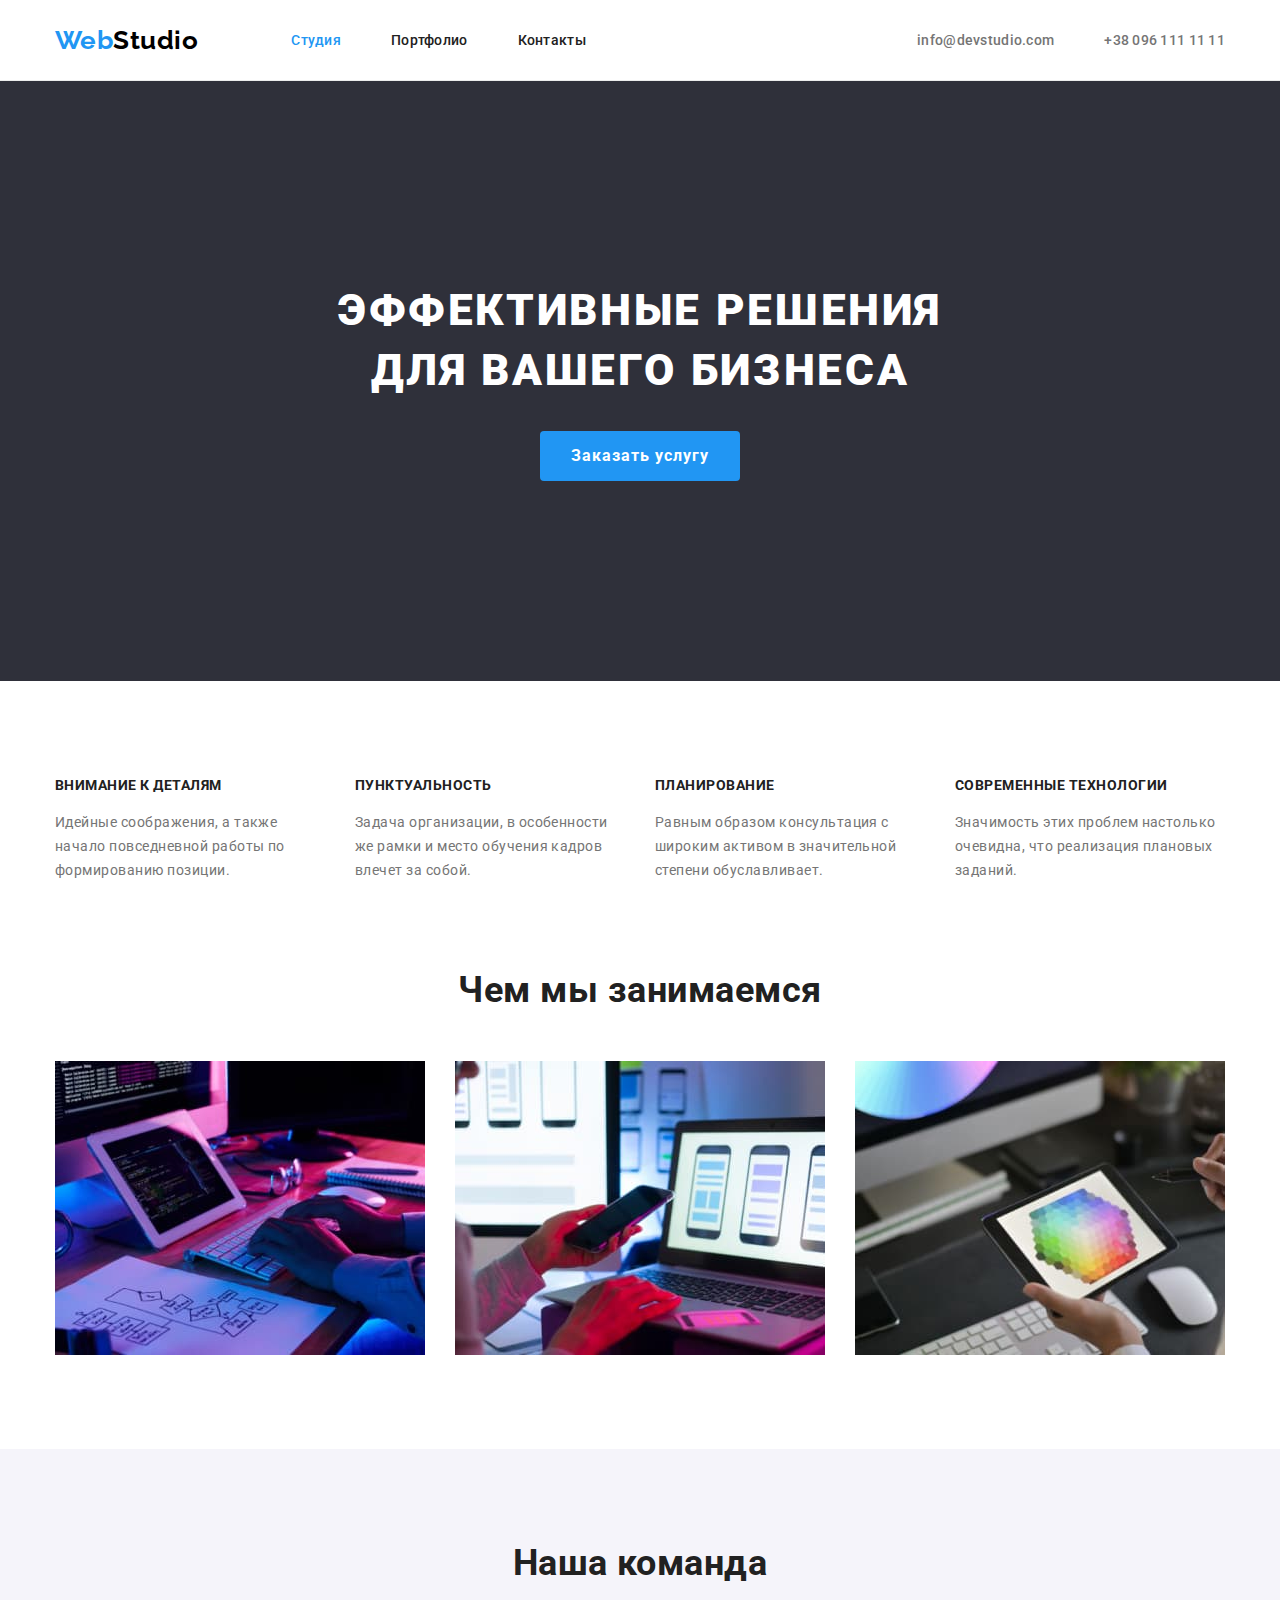
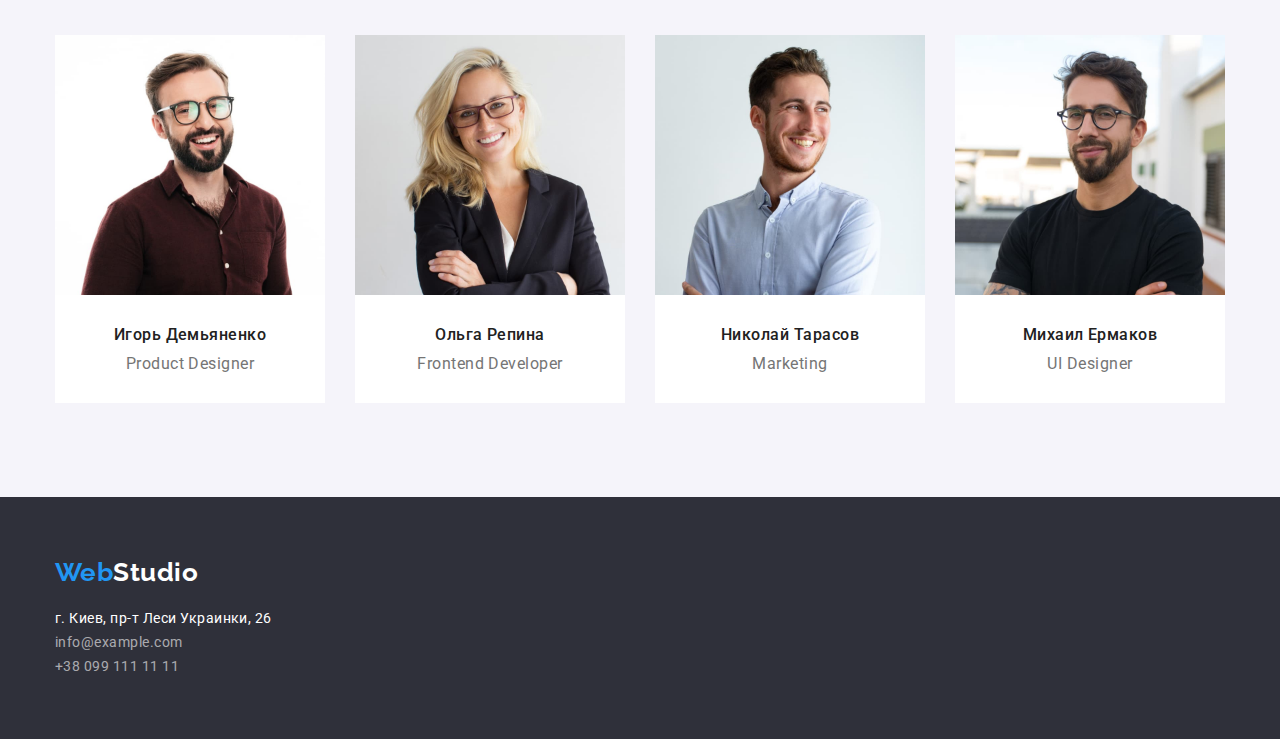
<file: index.html>
<!DOCTYPE html>
<html lang="ru">
  <head>
    <meta charset="UTF-8" />
    <meta http-equiv="X-UA-Compatible" content="IE=edge" />
    <meta name="viewport" content="width=device-width, initial-scale=1.0" />
    <meta
      name="description"
      content="Веб студия Разработка сайтов под ключ Digital агенство Сайты для бизнеса"
    />
    <meta name="keywords" content="продвижение, реклама, дизайн" />
    <title>WebStudio</title>

    <link rel="preconnect" href="https://fonts.gstatic.com" />
    <link
      href="https://fonts.googleapis.com/css2?family=Raleway:wght@700&family=Roboto:wght@400;500;700;900&display=swap"
      rel="stylesheet"
    />

    <link
      rel="stylesheet"
      href="https://cdnjs.cloudflare.com/ajax/libs/modern-normalize/1.0.0/modern-normalize.min.css"
    />

    <link rel="stylesheet" href="./css/styles.css" />
  </head>

  <body>
    <header class="hat">
      <div class="container">
        <a href="index.html" class="logo" lang="en" title="WebStudio">
          <span class="accent">Web</span>Studio</a
        >

        <nav class="menu">
          <ul class="menu-list">
            <li class="menu-item">
              <a href="#" class="menu-link current">Студия</a>
            </li>

            <li class="menu-item">
              <a href="portfolio.html" class="menu-link">Портфолио</a>
            </li>

            <li class="menu-item">
              <a href="#" class="menu-link">Контакты</a>
            </li>
          </ul>
        </nav>

        <div class="top-contacts">
          <ul class="top-contacts-list">
            <li class="top-contacts-item">
              <a href="mailto:info@devstudio.com" class="top-contacts-link mail"
                >info@devstudio.com
              </a>
            </li>

            <li class="top-contacts-item">
              <a href="tel:+380961111111" class="top-contacts-link phone"
                >+38 096 111 11 11
              </a>
            </li>
          </ul>
        </div>
      </div>
    </header>

    <main>
      <section class="hero">
        <div class="container">
          <h1 class="hero-title">Эффективные решения для вашего бизнеса</h1>
          <button class="hero-button" type="button">Заказать услугу</button>
        </div>
      </section>

      <section class="features">
        <div class="container">
          <h2 class="hidden-title">Преимущества WebStudio</h2>

          <ul class="features-list">
            <li class="features-item">
              <h3 class="features-subtitle">Внимание к деталям</h3>
              <p class="features-text">
                Идейные соображения, а также начало повседневной работы по
                формированию позиции.
              </p>
            </li>

            <li class="features-item">
              <h3 class="features-subtitle">Пунктуальность</h3>
              <p class="features-text">
                Задача организации, в особенности же рамки и место обучения
                кадров влечет за собой.
              </p>
            </li>

            <li class="features-item">
              <h3 class="features-subtitle">Планирование</h3>
              <p class="features-text">
                Равным образом консультация с широким активом в значительной
                степени обуславливает.
              </p>
            </li>

            <li class="features-item">
              <h3 class="features-subtitle">Современные технологии</h3>
              <p class="features-text">
                Значимость этих проблем настолько очевидна, что реализация
                плановых заданий.
              </p>
            </li>
          </ul>
        </div>
      </section>

      <section class="doing">
        <div class="container">
          <h2 class="doing-subtitle">Чем мы занимаемся</h2>
          <ul class="doing-list">
            <li class="doing-item">
              <img
                class="img"
                src="./images/box1.jpg"
                alt="box1"
                width="370"
                height="294"
              />
            </li>

            <li class="doing-item">
              <img
                class="img"
                src="./images/box2.jpg"
                alt="box2"
                width="370"
                height="294"
              />
            </li>

            <li class="doing-item">
              <img
                class="img"
                src="./images/box3.jpg"
                alt="box3"
                width="370"
                height="294"
              />
            </li>
          </ul>
        </div>
      </section>

      <section class="team">
        <div class="container">
          <h2 class="team-subtitle">Наша команда</h2>

          <ul class="team-list">
            <li class="team-item">
              <img
                src="./images/img1.jpg"
                alt="Участник нашей команды WebStudio"
                width="270"
                height="260"
                class="img"
              />

              <div class="team-field">
                <h3 class="team-field-subtitle">Игорь Демьяненко</h3>
                <p class="team-field-text" lang="en">Product Designer</p>
              </div>
            </li>

            <li class="team-item">
              <img
                src="./images/img2.jpg"
                alt="Участник нашей команды WebStudio"
                width="270"
                height="260"
                class="img"
              />

              <div class="team-field">
                <h3 class="team-field-subtitle">Ольга Репина</h3>
                <p class="team-field-text" lang="en">Frontend Developer</p>
              </div>
            </li>

            <li class="team-item">
              <img
                src="./images/img3.jpg"
                alt="Участник нашей команды WebStudio"
                width="270"
                height="260"
                class="img"
              />

              <div class="team-field">
                <h3 class="team-field-subtitle">Николай Тарасов</h3>
                <p class="team-field-text" lang="en">Marketing</p>
              </div>
            </li>

            <li class="team-item">
              <img
                src="./images/img4.jpg"
                alt="Участник нашей команды WebStudio"
                width="270"
                height="260"
                class="img"
              />

              <div class="team-field">
                <h3 class="team-field-subtitle">Михаил Ермаков</h3>
                <p class="team-field-text" lang="en">UI Designer</p>
              </div>
            </li>
          </ul>
        </div>
      </section>
    </main>

    <footer class="coordinates">
      <div class="container">
        <a href="index.html" class="logo" lang="en"
          ><span class="accent">Web</span>Studio
        </a>

        <address class="address">
          <ul class="address-list">
            <li>
              <a href="#" class="address-item place"
                >г. Киев, пр-т Леси Украинки, 26
              </a>
            </li>

            <li>
              <a href="#" class="address-item mail">info@example.com </a>
            </li>

            <li>
              <a href="#" class="address-item phone">+38 099 111 11 11 </a>
            </li>
          </ul>
        </address>
      </div>
    </footer>
  </body>
</html>
</file>
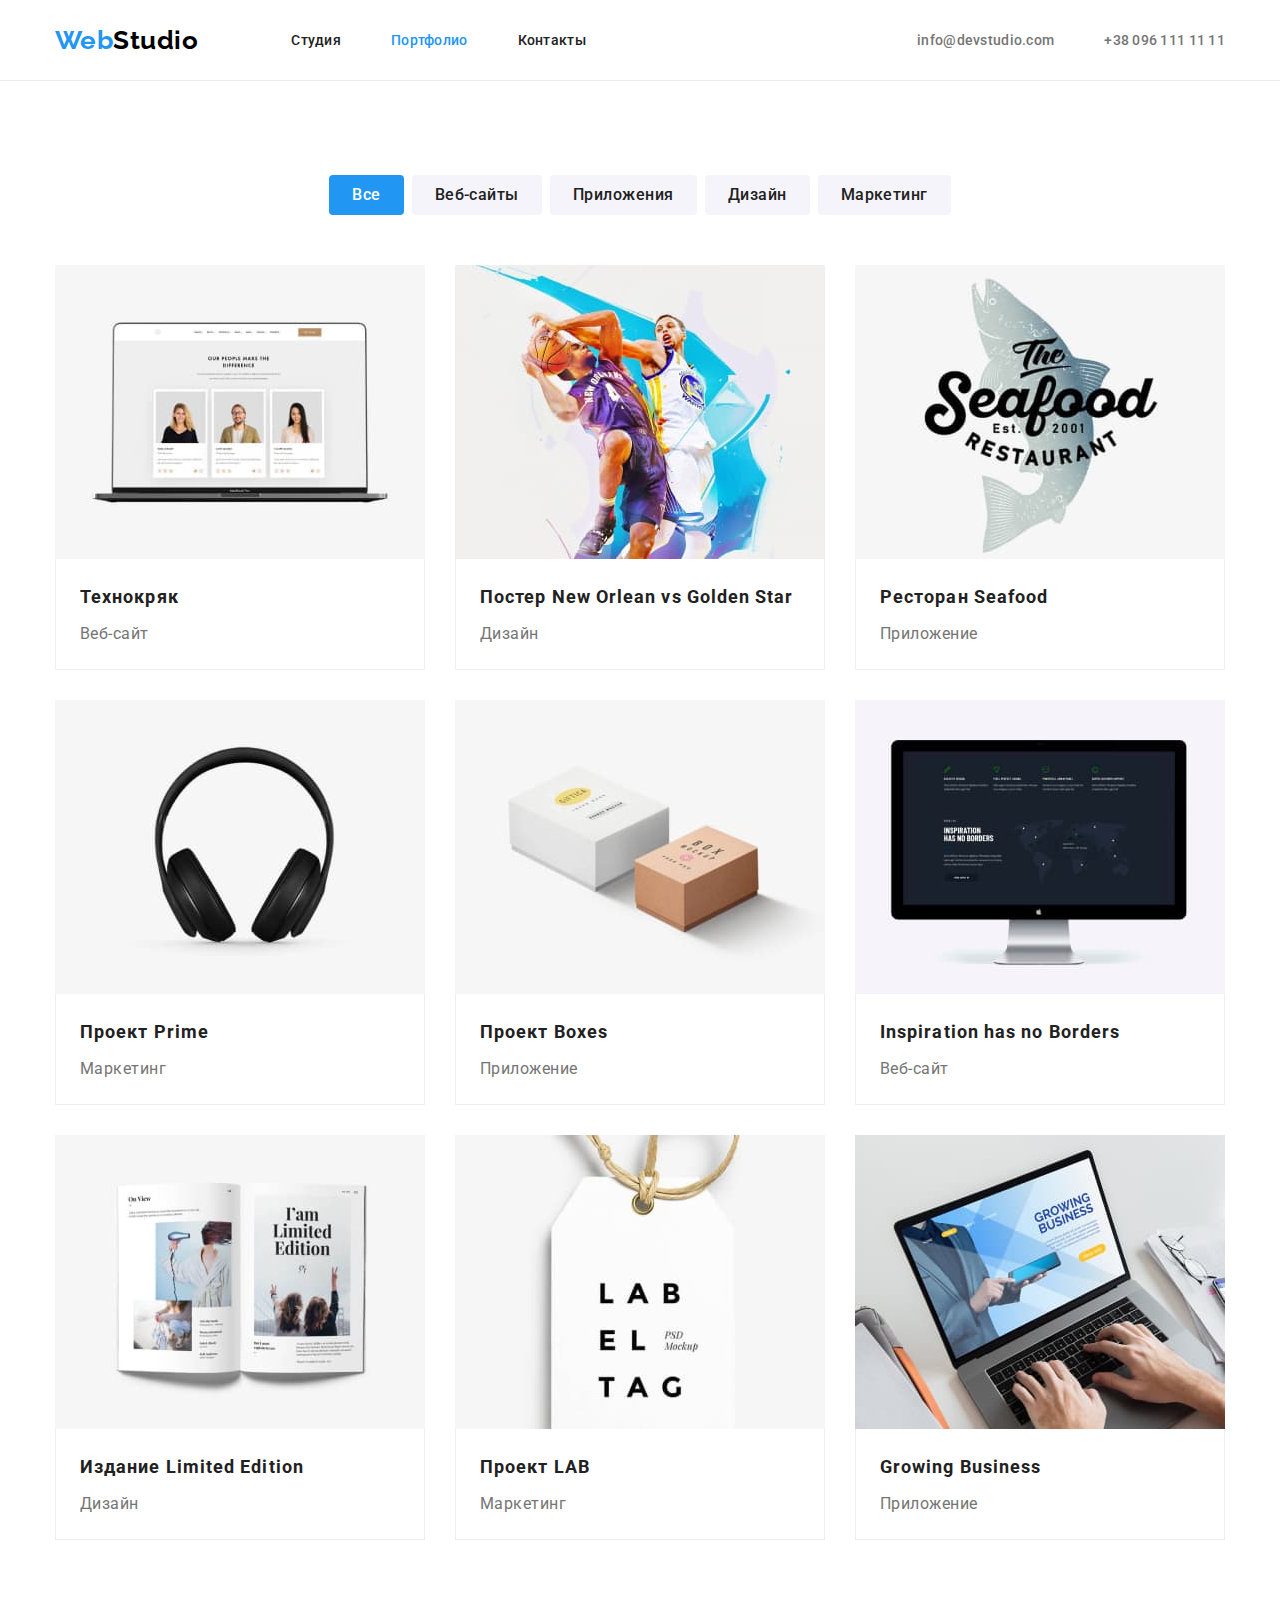
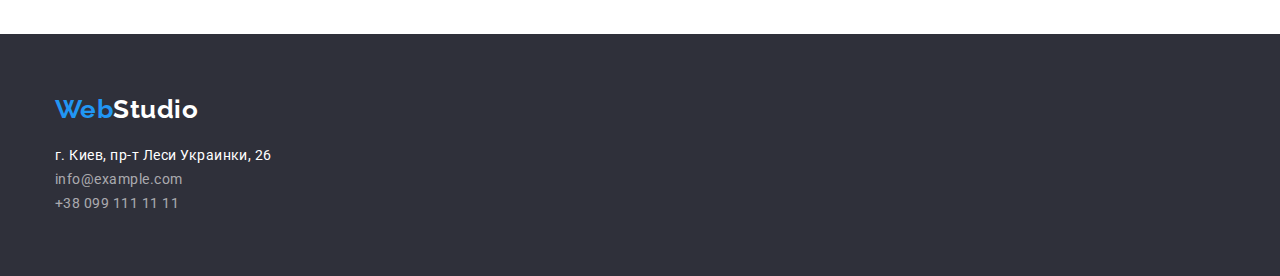
<file: portfolio.html>
<!DOCTYPE html>
<html lang="en">
  <head>
    <meta charset="UTF-8" />
    <meta http-equiv="X-UA-Compatible" content="IE=edge" />
    <meta name="viewport" content="width=device-width, initial-scale=1.0" />
    <title>Portfolio</title>

    <link rel="preconnect" href="https://fonts.gstatic.com" />
    <link
      href="https://fonts.googleapis.com/css2?family=Raleway:wght@700&family=Roboto:wght@400;500;700;900&display=swap"
      rel="stylesheet"
    />

    <link
      rel="stylesheet"
      href="https://cdnjs.cloudflare.com/ajax/libs/modern-normalize/1.0.0/modern-normalize.min.css"
    />

    <link rel="stylesheet" href="./css/styles.css" />
  </head>

  <body>
    <header class="hat">
      <div class="container">
        <a href="index.html" class="logo" lang="en" title="WebStudio">
          <span class="accent">Web</span>Studio
        </a>

        <nav class="menu">
          <ul class="menu-list">
            <li class="menu-item">
              <a href="index.html" class="menu-link">Студия</a>
            </li>

            <li class="menu-item">
              <a href="#" class="menu-link current">Портфолио</a>
            </li>

            <li class="menu-item">
              <a href="#" class="menu-link">Контакты</a>
            </li>
          </ul>
        </nav>

        <div class="top-contacts">
          <ul class="top-contacts-list">
            <li class="top-contacts-item">
              <a href="mailto:info@devstudio.com" class="top-contacts-link mail"
                >info@devstudio.com
              </a>
            </li>

            <li class="top-contacts-item">
              <a href="tel:+380961111111" class="top-contacts-link phone"
                >+38 096 111 11 11
              </a>
            </li>
          </ul>
        </div>
      </div>
    </header>

    <main>
      <section class="portfolio">
        <div class="container">
          <h2 class="hidden-title">Портфолио - примеры работ WebStudio</h2>
          <ul class="portfolio-list">
            <li class="portfolio-item">
              <button class="portfolio-button button-all" type="button">
                Все
              </button>
            </li>

            <li class="portfolio-item">
              <button class="portfolio-button" type="button">Веб-сайты</button>
            </li>

            <li class="portfolio-item">
              <button class="portfolio-button" type="button">Приложения</button>
            </li>

            <li class="portfolio-item">
              <button class="portfolio-button" type="button">Дизайн</button>
            </li>

            <li class="portfolio-item">
              <button class="portfolio-button" type="button">Маркетинг</button>
            </li>
          </ul>

          <ul class="project-list">
            <li class="project-item">
              <div class="card">
                <div class="card-thumb">
                  <img
                    class="img"
                    src="./images/project1.jpg"
                    alt="project"
                    width="370"
                    height="294"
                  />
                </div>

                <div class="card-content">
                  <h3 class="card-title">Технокряк</h3>
                  <p class="card-text">Веб-сайт</p>
                </div>
              </div>
            </li>

            <li class="project-item">
              <div class="card">
                <div class="card-thumb">
                  <img
                    class="img"
                    src="./images/project2.jpg"
                    alt="project"
                    width="370"
                    height="294"
                  />
                </div>

                <div class="card-content">
                  <h3 class="card-title">Постер New Orlean vs Golden Star</h3>
                  <p class="card-text">Дизайн</p>
                </div>
              </div>
            </li>

            <li class="project-item">
              <div class="card">
                <div class="card-thumb">
                  <img
                    class="img"
                    src="./images/project3.jpg"
                    alt="project"
                    width="370"
                    height="294"
                  />
                </div>

                <div class="card-content">
                  <h3 class="card-title">Ресторан Seafood</h3>
                  <p class="card-text">Приложение</p>
                </div>
              </div>
            </li>

            <li class="project-item">
              <div class="card">
                <div class="card-thumb">
                  <img
                    class="img"
                    src="./images/project4.jpg"
                    alt="project"
                    width="370"
                    height="294"
                  />
                </div>

                <div class="card-content">
                  <h3 class="card-title">Проект Prime</h3>
                  <p class="card-text">Маркетинг</p>
                </div>
              </div>
            </li>

            <li class="project-item">
              <div class="card">
                <div class="card-thumb">
                  <img
                    class="img"
                    src="./images/project5.jpg"
                    alt="project"
                    width="370"
                    height="294"
                  />
                </div>

                <div class="card-content">
                  <h3 class="card-title">Проект Boxes</h3>
                  <p class="card-text">Приложение</p>
                </div>
              </div>
            </li>

            <li class="project-item">
              <div class="card">
                <div class="card-thumb">
                  <img
                    class="img"
                    src="./images/project6.jpg"
                    alt="project"
                    width="370"
                    height="294"
                  />
                </div>

                <div class="card-content">
                  <h3 class="card-title">Inspiration has no Borders</h3>
                  <p class="card-text">Веб-сайт</p>
                </div>
              </div>
            </li>

            <li class="project-item">
              <div class="card">
                <div class="card-thumb">
                  <img
                    class="img"
                    src="./images/project7.jpg"
                    alt="project"
                    width="370"
                    height="294"
                  />
                </div>

                <div class="card-content">
                  <h3 class="card-title">Издание Limited Edition</h3>
                  <p class="card-text">Дизайн</p>
                </div>
              </div>
            </li>

            <li class="project-item">
              <div class="card">
                <div class="card-thumb">
                  <img
                    class="img"
                    src="./images/project8.jpg"
                    alt="project"
                    width="370"
                    height="294"
                  />
                </div>

                <div class="card-content">
                  <h3 class="card-title">Проект LAB</h3>
                  <p class="card-text">Маркетинг</p>
                </div>
              </div>
            </li>

            <li class="project-item">
              <div class="card">
                <div class="card-thumb">
                  <img
                    class="img"
                    src="./images/project9.jpg"
                    alt="project"
                    width="370"
                    height="294"
                  />
                </div>

                <div class="card-content">
                  <h3 class="card-title">Growing Business</h3>
                  <p class="card-text">Приложение</p>
                </div>
              </div>
            </li>
          </ul>
        </div>
      </section>
    </main>

    <footer class="coordinates">
      <div class="container">
        <a href="index.html" class="logo" lang="en"
          ><span class="accent">Web</span>Studio
        </a>

        <address class="address">
          <ul class="address-list">
            <li>
              <a href="#" class="address-item place"
                >г. Киев, пр-т Леси Украинки, 26
              </a>
            </li>

            <li>
              <a href="#" class="address-item mail">info@example.com </a>
            </li>

            <li>
              <a href="#" class="address-item phone">+38 099 111 11 11 </a>
            </li>
          </ul>
        </address>
      </div>
    </footer>
  </body>
</html>
</file>
<file: css/styles.css>
:root {
  --primary-text-color: #212121;
  --secondary-text-color: #757575;
  --primary-white-color: #ffffff;
  --accent-color: #2196f3;
  --second-color-logo-header: #000000;
  --address-link-mail-phone-color: #ffffff99;
  --bgc-doing-section: #e5e5e5;
  --bgc-section: #f5f4fa;
  --background-color-hero-footer: #2f303a;
  --line-header-bottom: #ececec;
  --border-card: #eeeeee;
  --section-indent: 94px;
  --card-indent: 30px;
  --click-order: #188ce8;
}

/*! CANCELING DEFAULT STYLES */
h1,
h2,
h3,
p {
  margin: 0;
}

ul {
  list-style: none;
  padding: 0;
  margin: 0;
}

a {
  text-decoration: none;
}

/*! common properties for tags and class */

body {
  font-family: Roboto, sans-serif;
  font-style: normal;
  font-size: 16px;
  letter-spacing: 0.03em;

  color: var(--primary-text-color);
}

.container {
  width: 1200px;
  padding-top: 0;
  padding-bottom: 0;
  padding-left: 15px;
  padding-right: 15px;
  margin: 0 auto;
}

.filters-button {
  padding: 0;
  border: 0;

  background-color: transparent;
}

.hidden-title {
  width: 1px;
  height: 1px;
  margin: -1px;

  visibility: hidden;
  position: absolute;
}

.img {
  display: block;

  max-width: 100%;
  height: auto;
}

.hero-button,
.portfolio-button {
  cursor: pointer;
}

.address-list {
  font-style: normal;
}

/*? header */
.hat {
  background-color: var(--primary-white-color);
  border-bottom: 1px solid var(--line-header-bottom);
}

.hat .container {
  display: flex;

  align-items: center;
}

.logo {
  font-family: Raleway;
  font-weight: 700;
  font-size: 26px;
  line-height: 1.173;

  color: var(--second-color-logo-header);
}

.accent {
  color: var(--accent-color);
}

.menu-list {
  margin-left: 93px;
}

.hat .logo {
  padding-top: 24px;
  padding-bottom: 24px;
}

.menu-link {
  display: block;

  padding-top: 32px;
  padding-bottom: 32px;

  color: var(--primary-text-color);
}

.menu-list .menu-item + .menu-item {
  margin-left: 50px;
}

.top-contacts-list .top-contacts-item + .top-contacts-item {
  margin-left: 50px;
}

.menu-list,
.top-contacts-list {
  display: flex;

  font-weight: 500;
  font-size: 14px;
  line-height: 1.142;
  letter-spacing: 0.02em;
}

.top-contacts {
  margin-left: auto;
}

.top-contacts-link {
  display: flex;

  padding-top: 32px;
  padding-bottom: 32px;

  color: var(--secondary-text-color);
}

.menu-list .menu-item :hover,
.menu-list .menu-item :focus,
.top-contacts-list .top-contacts-item :hover,
.top-contacts-list .top-contacts-item :focus {
  color: var(--accent-color);
}

.current {
  color: var(--accent-color);
}

/*? main */

.hero {
  display: block;

  padding: 200px 0;

  text-align: center;

  background-color: var(--background-color-hero-footer);
  color: var(--primary-white-color);
}

.hero-title {
  width: 696px;
  margin-left: auto;
  margin-right: auto;
  margin-bottom: 30px;

  font-weight: 900;
  font-size: 44px;
  line-height: 1.363;
  letter-spacing: 0.06em;
  text-align: center;
}

.hero-button {
  display: block;

  margin: auto;
  min-width: 200px;
  height: 50px;

  font-weight: 700;
  line-height: 1.875;
  letter-spacing: 0.06em;

  background-color: var(--accent-color);
  color: var(--primary-white-color);

  border: 1px solid transparent;
  border-radius: 4px;
}

.hero-button:hover {
  background-color: var(--click-order);
}

.hero-title,
.features-subtitle {
  text-transform: uppercase;
}

.features {
  padding-top: 90px;
  padding-bottom: var(--section-indent);

  background-color: var(--primary-white-color);
}

.features-list {
  display: flex;
}

.features-item {
  width: 270px;
  height: 105px;
}

.features-subtitle {
  margin-bottom: 10px;

  font-weight: 700;
  font-size: 14px;
  line-height: 2.142;
}

.features-text {
  font-size: 14px;
  line-height: 1.714;

  color: var(--secondary-text-color);
}

.features-item:not(:last-child) {
  margin-right: 30px;
}

.doing {
  padding-bottom: var(--section-indent);

  background-color: var(--primary-white-color);
}

.doing-subtitle {
  margin-bottom: 50px;

  font-weight: 700;
  font-size: 36px;

  text-align: center;
}

.doing-list {
  display: flex;
}

.doing-item:not(:last-child) {
  margin-right: 30px;
}

.team {
  padding-top: var(--section-indent);
  padding-bottom: var(--section-indent);

  background-color: var(--bgc-section);
}

.team-subtitle {
  margin-bottom: 50px;

  font-weight: 700;
  font-size: 36px;

  text-align: center;
}

.team-list {
  display: flex;
}

.team-item {
  background-color: var(--primary-white-color);
}

.team-field {
  padding: 30px;

  text-align: center;
}

.team-field-subtitle {
  margin-bottom: 10px;

  font-weight: 500;
  font-size: 16px;
  line-height: 1.187;
}

.team-field-text {
  font-size: 16px;
  line-height: 1.187;

  color: var(--secondary-text-color);

  text-align: center;
}

.team-list .team-item + .team-item {
  margin-left: 30px;
}

/*? footer */
.coordinates {
  padding: 60px 0;

  background-color: var(--background-color-hero-footer);
}

.coordinates .logo {
  display: block;

  margin-bottom: 20px;

  color: var(--primary-white-color);
}

.coordinates .accent {
  color: var(--accent-color);
}

.address-list {
  /* margin-bottom: 60px; */

  font-size: 14px;
  line-height: 1.714;
}

.coordinates .place {
  margin-bottom: 9px;

  color: var(--primary-white-color);
}

.coordinates .mail {
  margin-bottom: 9px;

  color: var(--address-link-mail-phone-color);
}

.coordinates .phone {
  color: var(--address-link-mail-phone-color);
}

.address-list :hover,
.address-list :focus {
  color: var(--accent-color);
}

/*? portfolio.html */

.portfolio {
  padding-top: var(--section-indent);
  padding-bottom: var(--section-indent);

  background-color: var(--primary-white-color);
}

.portfolio-list {
  display: flex;

  margin-bottom: 50px;

  justify-content: center;
}

.portfolio-item:not(:last-child) {
  margin-right: 8px;
}

.portfolio-button {
  padding: 6px 22px;

  font-weight: 500;
  font-size: 16px;
  line-height: 1.625;
  letter-spacing: 0.03em;

  background-color: var(--bgc-section);
  color: var(--primary-text-color);

  border: 1px solid transparent;
  border-radius: 4px;
}

.portfolio-list :hover,
.portfolio-list :focus {
  background-color: var(--accent-color);
  color: var(--primary-white-color);
}

.button-all {
  padding: 6px 22px;

  font-weight: 500;
  font-size: 16px;
  line-height: 1.625;
  letter-spacing: 0.03em;

  background-color: var(--accent-color);
  color: var(--primary-white-color);

  border: 1px solid transparent;
  border-radius: 4px;
}

.project-list {
  display: flex;

  margin-left: calc(-1 * var(--card-indent));
  margin-bottom: calc(-1 * var(--card-indent));

  flex-wrap: wrap;
  justify-content: center;
}

.project-item {
  display: flex;

  margin-left: var(--card-indent);
  margin-bottom: var(--card-indent);

  flex-basis: calc(100% / 3 - var(--card-indent));
}

.card {
  min-width: 370px;
}

.card-content {
  padding-top: 20px;
  padding-right: 24px;
  padding-bottom: 20px;
  padding-left: 24px;

  border-right: 1px solid var(--border-card);
  border-bottom: 1px solid var(--border-card);
  border-left: 1px solid var(--border-card);

  background-color: var(--primary-white-color);
}

.card-title {
  font-weight: 700;
  font-size: 18px;
  line-height: 2;
  letter-spacing: 0.06em;
}

.card-text {
  margin-top: 4px;

  font-size: 16px;
  line-height: 1.875;
  letter-spacing: 0.03em;

  color: var(--secondary-text-color);
}
</file>
